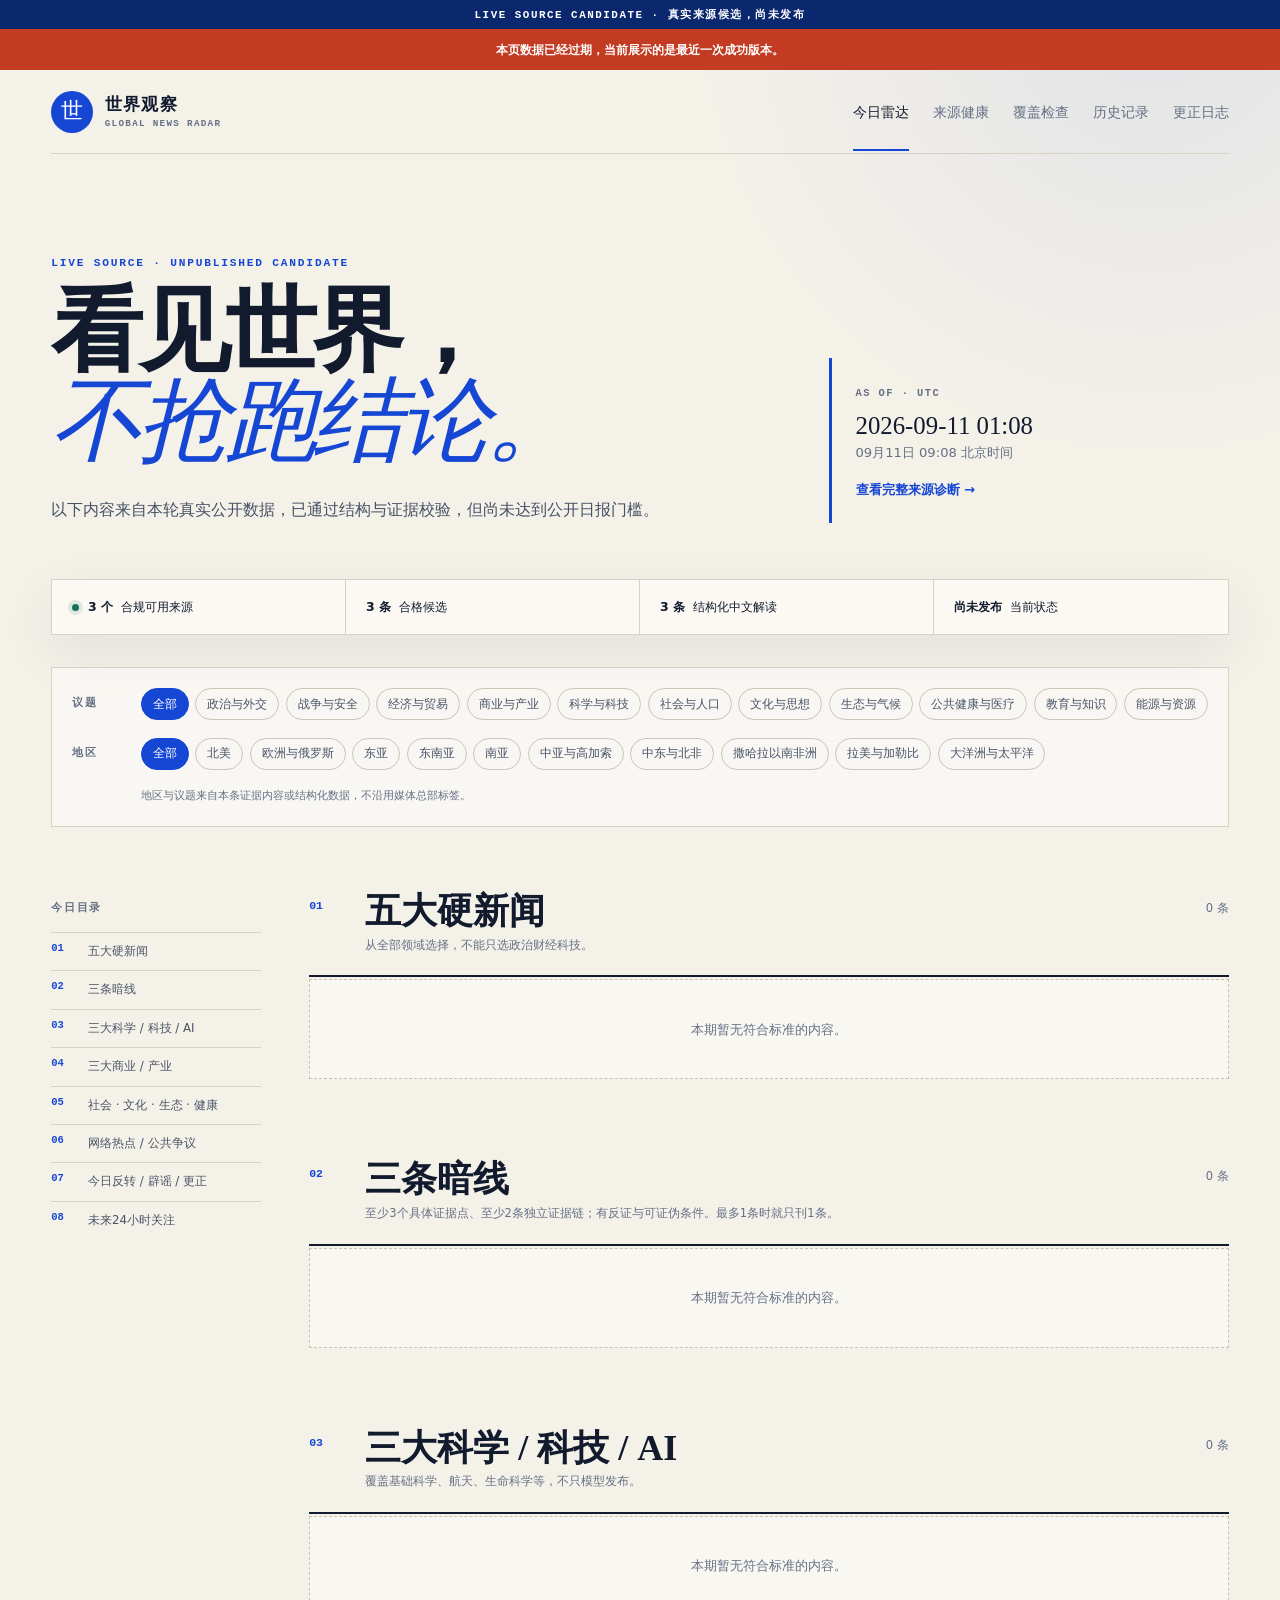
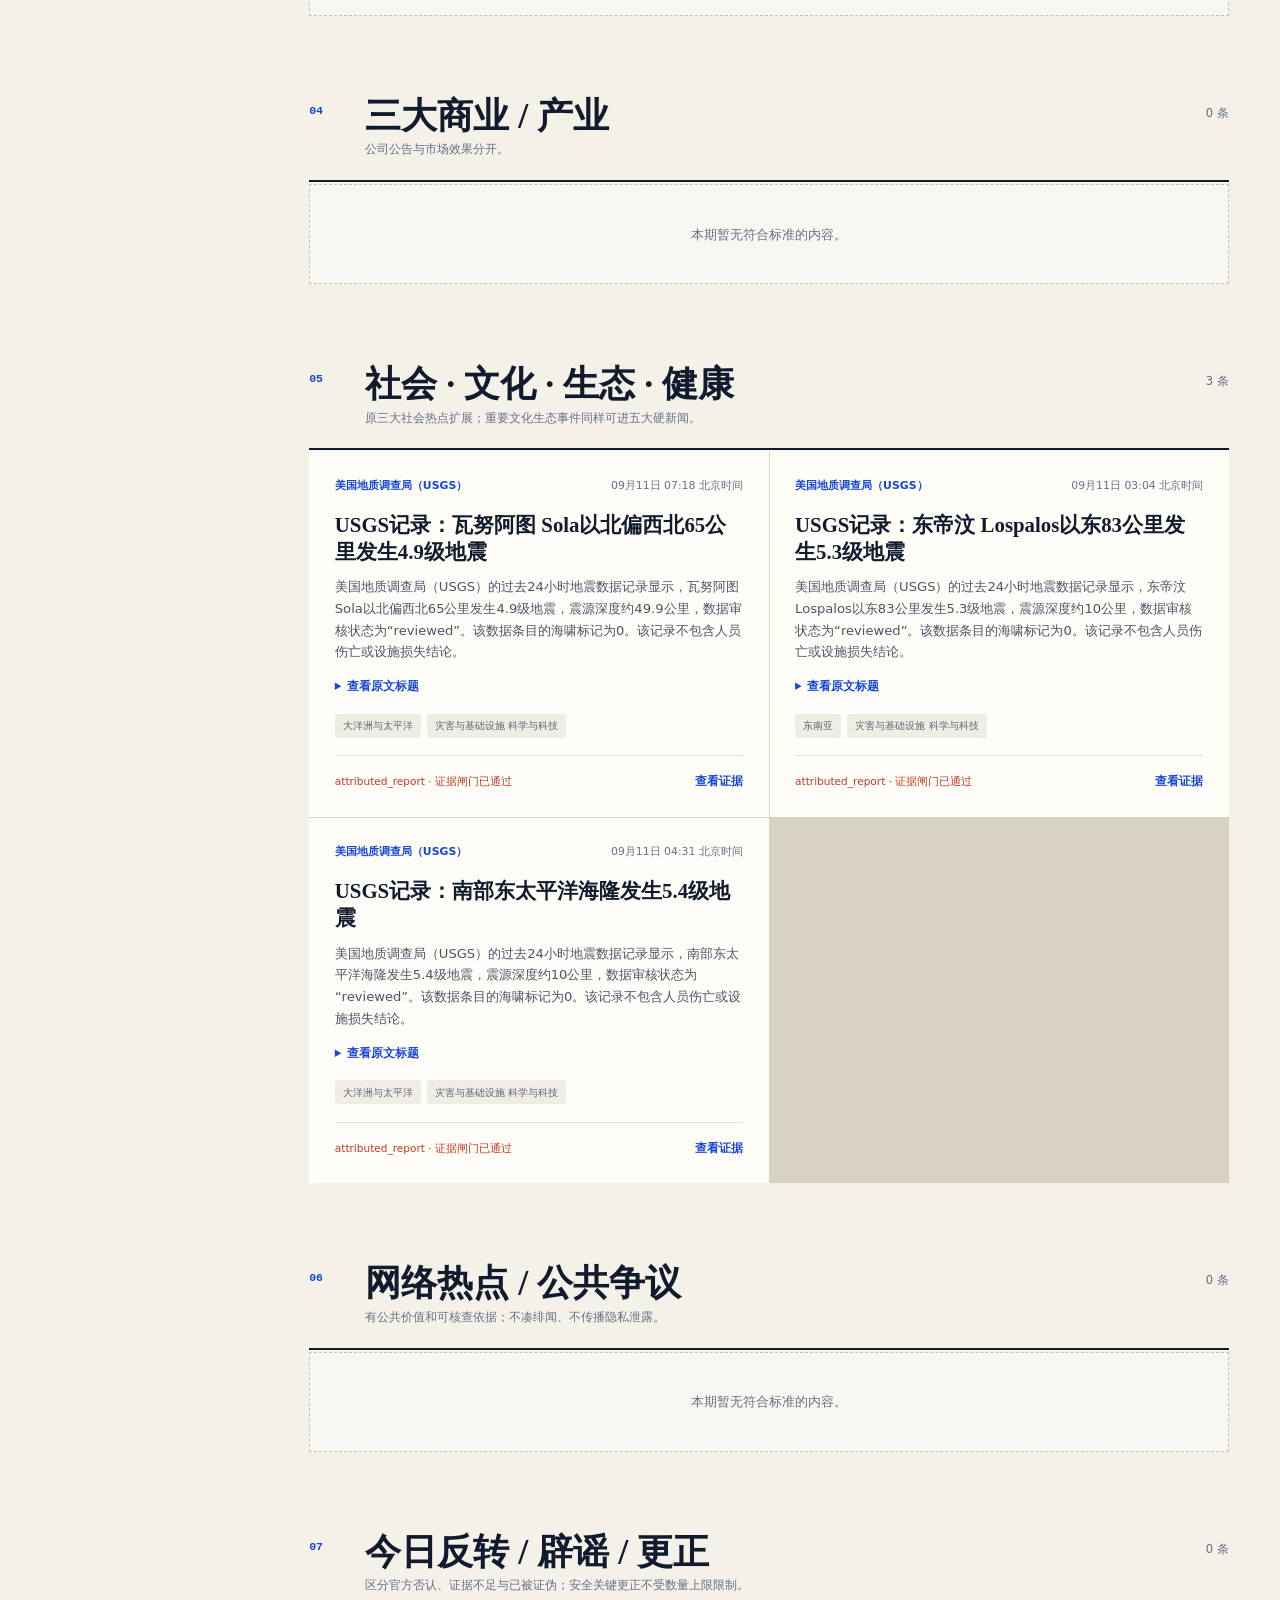
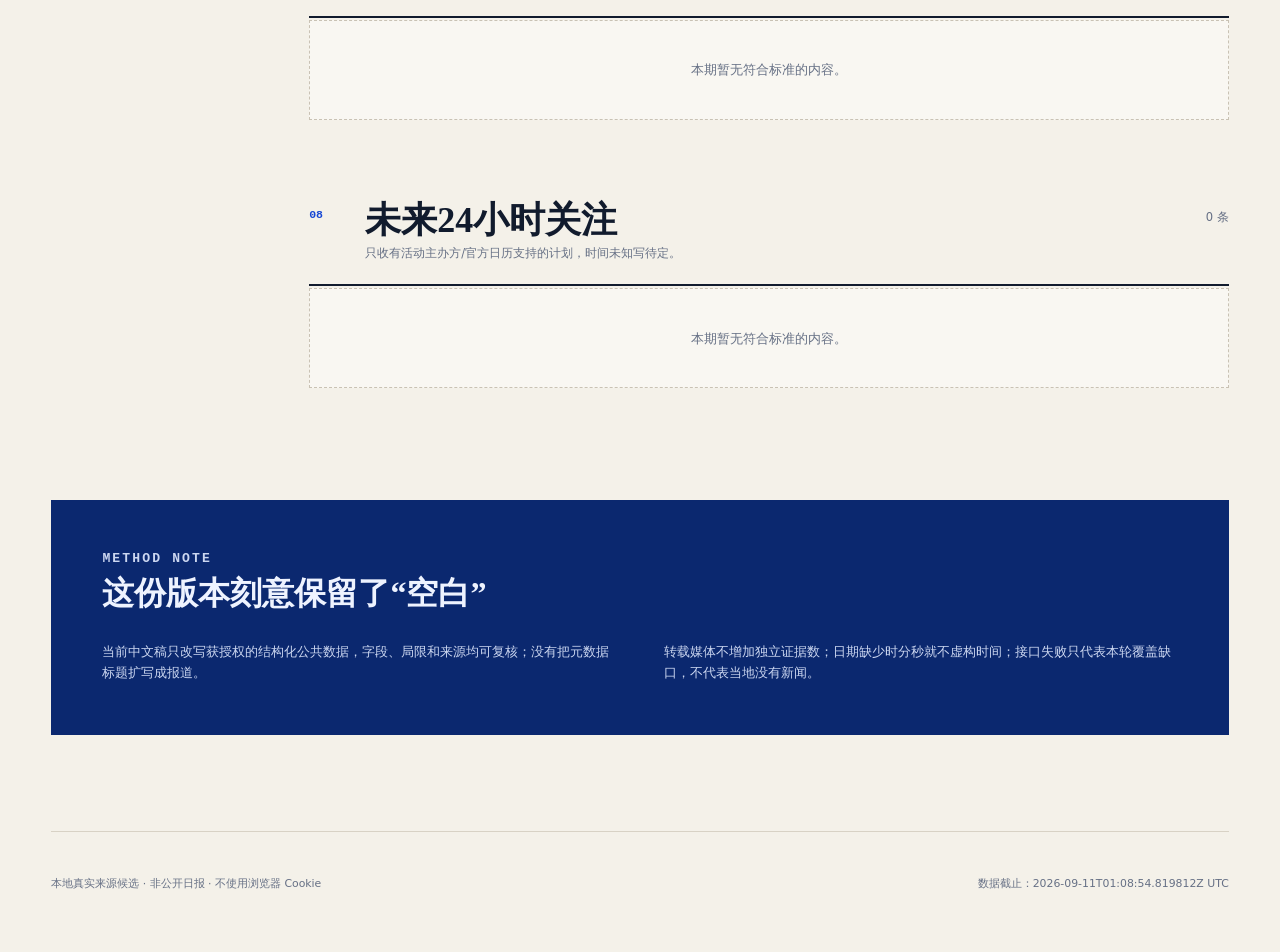
<file: site/index.html>
<!doctype html>
<html lang="zh-CN"><head><meta charset="utf-8"><meta name="viewport" content="width=device-width,initial-scale=1">
<meta name="robots" content="noindex,nofollow"><meta name="color-scheme" content="light">
<title>今日雷达 · 世界观察</title><link rel="stylesheet" href="assets/styles.css"></head>
<body><div class="preview-banner">LIVE SOURCE CANDIDATE · 真实来源候选，尚未发布</div><div id="stale-warning" class="stale-warning" hidden>本页数据已经过期，当前展示的是最近一次成功版本。</div>
<header class="site-header"><a class="brand" href="index.html"><span class="brand-mark">世</span><span><strong>世界观察</strong><small>GLOBAL NEWS RADAR</small></span></a><nav><a class="is-active" href="index.html">今日雷达</a><a class="" href="source-health.html">来源健康</a><a class="" href="coverage.html">覆盖检查</a><a class="" href="history.html">历史记录</a><a class="" href="corrections.html">更正日志</a></nav></header>
<main><section class="page-hero"><div><p class="eyebrow">LIVE SOURCE · UNPUBLISHED CANDIDATE</p><h1>看见世界，<br><em>不抢跑结论。</em></h1><p class="hero-copy">以下内容来自本轮真实公开数据，已通过结构与证据校验，但尚未达到公开日报门槛。</p></div><div class="hero-status"><span>AS OF · UTC</span><strong>2026-09-11 01:08</strong><p>09月11日 09:08 北京时间</p><a href="source-health.html">查看完整来源诊断 →</a></div></section>
    <section class="status-ribbon"><div><span class="pulse"></span><strong>3 个</strong> 合规可用来源</div><div><strong>3 条</strong> 合格候选</div><div><strong>3 条</strong> 结构化中文解读</div><div><strong>尚未发布</strong> 当前状态</div></section>
    <section class="filter-panel"><button class="filter-toggle" type="button" aria-expanded="true" aria-controls="filter-body">收起 / 展开筛选</button><div class="filter-body" id="filter-body"><div><span class="filter-label">议题</span><div class="chip-row" data-topic-filters><button type="button" class="filter-chip is-active" data-filter-topic="all">全部</button><button type="button" class="filter-chip" data-filter-topic="politics">政治与外交</button><button type="button" class="filter-chip" data-filter-topic="war">战争与安全</button><button type="button" class="filter-chip" data-filter-topic="economy">经济与贸易</button><button type="button" class="filter-chip" data-filter-topic="business">商业与产业</button><button type="button" class="filter-chip" data-filter-topic="science">科学与科技</button><button type="button" class="filter-chip" data-filter-topic="society">社会与人口</button><button type="button" class="filter-chip" data-filter-topic="culture">文化与思想</button><button type="button" class="filter-chip" data-filter-topic="climate">生态与气候</button><button type="button" class="filter-chip" data-filter-topic="health">公共健康与医疗</button><button type="button" class="filter-chip" data-filter-topic="education">教育与知识</button><button type="button" class="filter-chip" data-filter-topic="energy">能源与资源</button><button type="button" class="filter-chip" data-filter-topic="food">农业与粮食</button><button type="button" class="filter-chip" data-filter-topic="disasters">灾害与基础设施</button><button type="button" class="filter-chip" data-filter-topic="sport">体育与国际公共生活</button><button type="button" class="filter-chip" data-filter-topic="law">法律与权利</button></div></div><div><span class="filter-label">地区</span><div class="chip-row" data-region-filters><button type="button" class="filter-chip is-active" data-filter-region="all">全部</button><button type="button" class="filter-chip" data-filter-region="north_america">北美</button><button type="button" class="filter-chip" data-filter-region="europe_russia">欧洲与俄罗斯</button><button type="button" class="filter-chip" data-filter-region="east_asia">东亚</button><button type="button" class="filter-chip" data-filter-region="southeast_asia">东南亚</button><button type="button" class="filter-chip" data-filter-region="south_asia">南亚</button><button type="button" class="filter-chip" data-filter-region="central_asia_caucasus">中亚与高加索</button><button type="button" class="filter-chip" data-filter-region="mena">中东与北非</button><button type="button" class="filter-chip" data-filter-region="sub_saharan_africa">撒哈拉以南非洲</button><button type="button" class="filter-chip" data-filter-region="latin_america_caribbean">拉美与加勒比</button><button type="button" class="filter-chip" data-filter-region="oceania_pacific">大洋洲与太平洋</button></div></div><p class="filter-note">地区与议题来自本条证据内容或结构化数据，不沿用媒体总部标签。</p></div></section>
    <div class="digest-layout"><aside class="section-index"><span>今日目录</span><a href="#section-headlines"><b>01</b>五大硬新闻</a><a href="#section-under_currents"><b>02</b>三条暗线</a><a href="#section-science_technology"><b>03</b>三大科学 / 科技 / AI</a><a href="#section-business"><b>04</b>三大商业 / 产业</a><a href="#section-society_world"><b>05</b>社会 · 文化 · 生态 · 健康</a><a href="#section-controversies"><b>06</b>网络热点 / 公共争议</a><a href="#section-corrections"><b>07</b>今日反转 / 辟谣 / 更正</a><a href="#section-next24h"><b>08</b>未来24小时关注</a></aside><div class="digest-content">
        <section class="digest-section" id="section-headlines" data-section-panel="headlines">
          <header class="section-header"><span class="section-number">01</span><div><h2>五大硬新闻</h2><p>从全部领域选择，不能只选政治财经科技。</p></div><span class="section-count">0 条</span></header>
          <div class="story-grid" data-cards-for="headlines"></div><div class="empty-state">本期暂无符合标准的内容。</div>
        </section>

        <section class="digest-section" id="section-under_currents" data-section-panel="under_currents">
          <header class="section-header"><span class="section-number">02</span><div><h2>三条暗线</h2><p>至少3个具体证据点、至少2条独立证据链；有反证与可证伪条件。最多1条时就只刊1条。</p></div><span class="section-count">0 条</span></header>
          <div class="story-grid" data-cards-for="under_currents"></div><div class="empty-state">本期暂无符合标准的内容。</div>
        </section>

        <section class="digest-section" id="section-science_technology" data-section-panel="science_technology">
          <header class="section-header"><span class="section-number">03</span><div><h2>三大科学 / 科技 / AI</h2><p>覆盖基础科学、航天、生命科学等，不只模型发布。</p></div><span class="section-count">0 条</span></header>
          <div class="story-grid" data-cards-for="science_technology"></div><div class="empty-state">本期暂无符合标准的内容。</div>
        </section>

        <section class="digest-section" id="section-business" data-section-panel="business">
          <header class="section-header"><span class="section-number">04</span><div><h2>三大商业 / 产业</h2><p>公司公告与市场效果分开。</p></div><span class="section-count">0 条</span></header>
          <div class="story-grid" data-cards-for="business"></div><div class="empty-state">本期暂无符合标准的内容。</div>
        </section>

        <section class="digest-section" id="section-society_world" data-section-panel="society_world">
          <header class="section-header"><span class="section-number">05</span><div><h2>社会 · 文化 · 生态 · 健康</h2><p>原三大社会热点扩展；重要文化生态事件同样可进五大硬新闻。</p></div><span class="section-count">3 条</span></header>
          <div class="story-grid" data-cards-for="society_world"></div>
        </section>

        <section class="digest-section" id="section-controversies" data-section-panel="controversies">
          <header class="section-header"><span class="section-number">06</span><div><h2>网络热点 / 公共争议</h2><p>有公共价值和可核查依据；不凑绯闻、不传播隐私泄露。</p></div><span class="section-count">0 条</span></header>
          <div class="story-grid" data-cards-for="controversies"></div><div class="empty-state">本期暂无符合标准的内容。</div>
        </section>

        <section class="digest-section" id="section-corrections" data-section-panel="corrections">
          <header class="section-header"><span class="section-number">07</span><div><h2>今日反转 / 辟谣 / 更正</h2><p>区分官方否认、证据不足与已被证伪；安全关键更正不受数量上限限制。</p></div><span class="section-count">0 条</span></header>
          <div class="story-grid" data-cards-for="corrections"></div><div class="empty-state">本期暂无符合标准的内容。</div>
        </section>

        <section class="digest-section" id="section-next24h" data-section-panel="next24h">
          <header class="section-header"><span class="section-number">08</span><div><h2>未来24小时关注</h2><p>只收有活动主办方/官方日历支持的计划，时间未知写待定。</p></div><span class="section-count">0 条</span></header>
          <div class="story-grid" data-cards-for="next24h"></div><div class="empty-state">本期暂无符合标准的内容。</div>
        </section><template id="story-cards-template">
        <article class="story-card" data-event-id="evt_2498626c5865aefe" data-section="society_world" data-topics="disasters science" data-regions="oceania_pacific">
          <div class="card-kicker"><span>美国地质调查局（USGS）</span><time>09月11日 07:18 北京时间</time></div>
          <h3>USGS记录：瓦努阿图 Sola以北偏西北65公里发生4.9级地震</h3>
          <p>美国地质调查局（USGS）的过去24小时地震数据记录显示，瓦努阿图 Sola以北偏西北65公里发生4.9级地震，震源深度约49.9公里，数据审核状态为“reviewed”。该数据条目的海啸标记为0。该记录不包含人员伤亡或设施损失结论。</p>
          <details class="original-title"><summary>查看原文标题</summary><p>M 4.9 - 65 km NNW of Sola, Vanuatu</p></details>
          <div class="tag-row"><span>大洋洲与太平洋</span><span>灾害与基础设施 科学与科技</span></div>
          <div class="card-footer"><span class="status-dot">attributed_report · 证据闸门已通过</span><button class="evidence-button" type="button" data-open-evidence="evt_2498626c5865aefe">查看证据</button></div>
        </article>

        <article class="story-card" data-event-id="evt_347c4bb779c34f14" data-section="society_world" data-topics="disasters science" data-regions="southeast_asia">
          <div class="card-kicker"><span>美国地质调查局（USGS）</span><time>09月11日 03:04 北京时间</time></div>
          <h3>USGS记录：东帝汶 Lospalos以东83公里发生5.3级地震</h3>
          <p>美国地质调查局（USGS）的过去24小时地震数据记录显示，东帝汶 Lospalos以东83公里发生5.3级地震，震源深度约10公里，数据审核状态为“reviewed”。该数据条目的海啸标记为0。该记录不包含人员伤亡或设施损失结论。</p>
          <details class="original-title"><summary>查看原文标题</summary><p>M 5.3 - 83 km E of Lospalos, Timor Leste</p></details>
          <div class="tag-row"><span>东南亚</span><span>灾害与基础设施 科学与科技</span></div>
          <div class="card-footer"><span class="status-dot">attributed_report · 证据闸门已通过</span><button class="evidence-button" type="button" data-open-evidence="evt_347c4bb779c34f14">查看证据</button></div>
        </article>

        <article class="story-card" data-event-id="evt_6dc61e83855c31e7" data-section="society_world" data-topics="disasters science" data-regions="oceania_pacific">
          <div class="card-kicker"><span>美国地质调查局（USGS）</span><time>09月11日 04:31 北京时间</time></div>
          <h3>USGS记录：南部东太平洋海隆发生5.4级地震</h3>
          <p>美国地质调查局（USGS）的过去24小时地震数据记录显示，南部东太平洋海隆发生5.4级地震，震源深度约10公里，数据审核状态为“reviewed”。该数据条目的海啸标记为0。该记录不包含人员伤亡或设施损失结论。</p>
          <details class="original-title"><summary>查看原文标题</summary><p>M 5.4 - southern East Pacific Rise</p></details>
          <div class="tag-row"><span>大洋洲与太平洋</span><span>灾害与基础设施 科学与科技</span></div>
          <div class="card-footer"><span class="status-dot">attributed_report · 证据闸门已通过</span><button class="evidence-button" type="button" data-open-evidence="evt_6dc61e83855c31e7">查看证据</button></div>
        </article></template></div></div>
    <section class="methodology"><p class="eyebrow">METHOD NOTE</p><h2>这份版本刻意保留了“空白”</h2><div><p>当前中文稿只改写获授权的结构化公共数据，字段、局限和来源均可复核；没有把元数据标题扩写成报道。</p><p>转载媒体不增加独立证据数；日期缺少时分秒就不虚构时间；接口失败只代表本轮覆盖缺口，不代表当地没有新闻。</p></div></section>
    <dialog id="evidence-dialog"><button class="dialog-close" type="button" aria-label="关闭">×</button><div id="evidence-content"></div></dialog></main><footer><p>本地真实来源候选 · 非公开日报 · 不使用浏览器 Cookie</p><p>数据截止：2026-09-11T01:08:54.819812Z UTC</p></footer>
<script>window.NEWS_AS_OF="2026-09-11T01:08:54.819812Z";window.NEWS_STALE_HOURS=30;</script><script src="assets/app.js" defer></script></body></html>
</file>
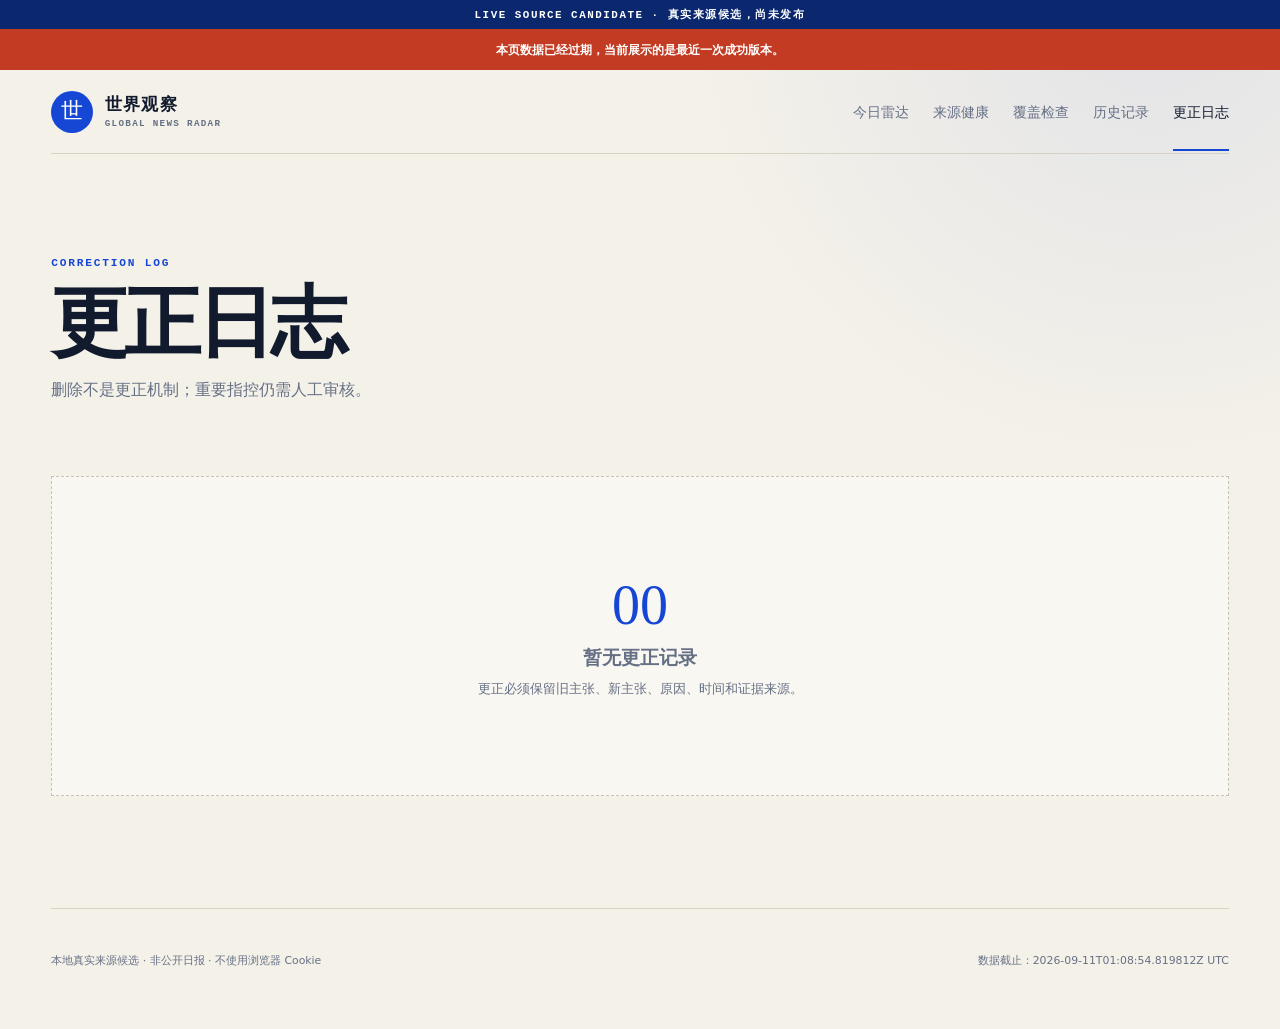
<file: site/corrections.html>
<!doctype html>
<html lang="zh-CN"><head><meta charset="utf-8"><meta name="viewport" content="width=device-width,initial-scale=1">
<meta name="robots" content="noindex,nofollow"><meta name="color-scheme" content="light">
<title>更正日志 · 世界观察</title><link rel="stylesheet" href="assets/styles.css"></head>
<body><div class="preview-banner">LIVE SOURCE CANDIDATE · 真实来源候选，尚未发布</div><div id="stale-warning" class="stale-warning" hidden>本页数据已经过期，当前展示的是最近一次成功版本。</div>
<header class="site-header"><a class="brand" href="index.html"><span class="brand-mark">世</span><span><strong>世界观察</strong><small>GLOBAL NEWS RADAR</small></span></a><nav><a class="" href="index.html">今日雷达</a><a class="" href="source-health.html">来源健康</a><a class="" href="coverage.html">覆盖检查</a><a class="" href="history.html">历史记录</a><a class="is-active" href="corrections.html">更正日志</a></nav></header>
<main><section class="page-hero compact"><p class="eyebrow">CORRECTION LOG</p><h1>更正日志</h1><p>删除不是更正机制；重要指控仍需人工审核。</p></section><section class="archive-list"><section class="empty-page"><span>00</span><h2>暂无更正记录</h2><p>更正必须保留旧主张、新主张、原因、时间和证据来源。</p></section></section></main><footer><p>本地真实来源候选 · 非公开日报 · 不使用浏览器 Cookie</p><p>数据截止：2026-09-11T01:08:54.819812Z UTC</p></footer>
<script>window.NEWS_AS_OF="2026-09-11T01:08:54.819812Z";window.NEWS_STALE_HOURS=30;</script><script src="assets/app.js" defer></script></body></html>
</file>
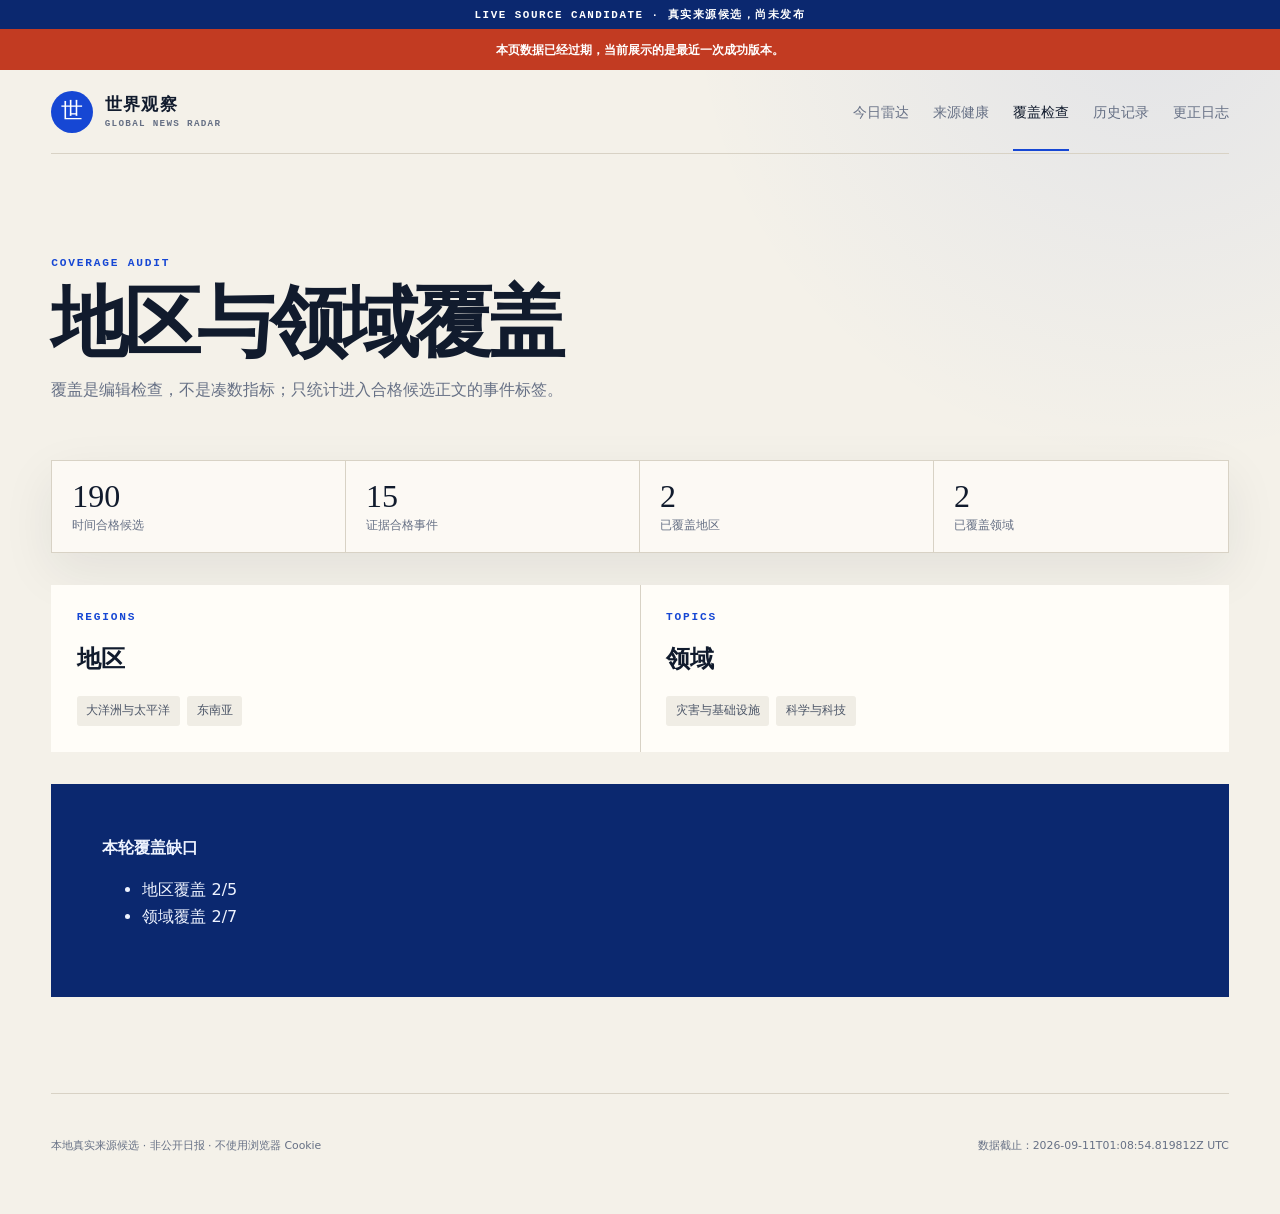
<file: site/coverage.html>
<!doctype html>
<html lang="zh-CN"><head><meta charset="utf-8"><meta name="viewport" content="width=device-width,initial-scale=1">
<meta name="robots" content="noindex,nofollow"><meta name="color-scheme" content="light">
<title>覆盖检查 · 世界观察</title><link rel="stylesheet" href="assets/styles.css"></head>
<body><div class="preview-banner">LIVE SOURCE CANDIDATE · 真实来源候选，尚未发布</div><div id="stale-warning" class="stale-warning" hidden>本页数据已经过期，当前展示的是最近一次成功版本。</div>
<header class="site-header"><a class="brand" href="index.html"><span class="brand-mark">世</span><span><strong>世界观察</strong><small>GLOBAL NEWS RADAR</small></span></a><nav><a class="" href="index.html">今日雷达</a><a class="" href="source-health.html">来源健康</a><a class="is-active" href="coverage.html">覆盖检查</a><a class="" href="history.html">历史记录</a><a class="" href="corrections.html">更正日志</a></nav></header>
<main><section class="page-hero compact"><p class="eyebrow">COVERAGE AUDIT</p><h1>地区与领域覆盖</h1><p>覆盖是编辑检查，不是凑数指标；只统计进入合格候选正文的事件标签。</p></section>
    <section class="metric-strip"><div><strong>190</strong><span>时间合格候选</span></div><div><strong>15</strong><span>证据合格事件</span></div><div><strong>2</strong><span>已覆盖地区</span></div><div><strong>2</strong><span>已覆盖领域</span></div></section>
    <section class="coverage-grid"><article><p class="eyebrow">REGIONS</p><h2>地区</h2><div class="coverage-tags"><span>大洋洲与太平洋</span><span>东南亚</span></div></article><article><p class="eyebrow">TOPICS</p><h2>领域</h2><div class="coverage-tags"><span>灾害与基础设施</span><span>科学与科技</span></div></article></section>
    <section class="method-note"><strong>本轮覆盖缺口</strong><ul><li>地区覆盖 2/5</li><li>领域覆盖 2/7</li></ul></section></main><footer><p>本地真实来源候选 · 非公开日报 · 不使用浏览器 Cookie</p><p>数据截止：2026-09-11T01:08:54.819812Z UTC</p></footer>
<script>window.NEWS_AS_OF="2026-09-11T01:08:54.819812Z";window.NEWS_STALE_HOURS=30;</script><script src="assets/app.js" defer></script></body></html>
</file>
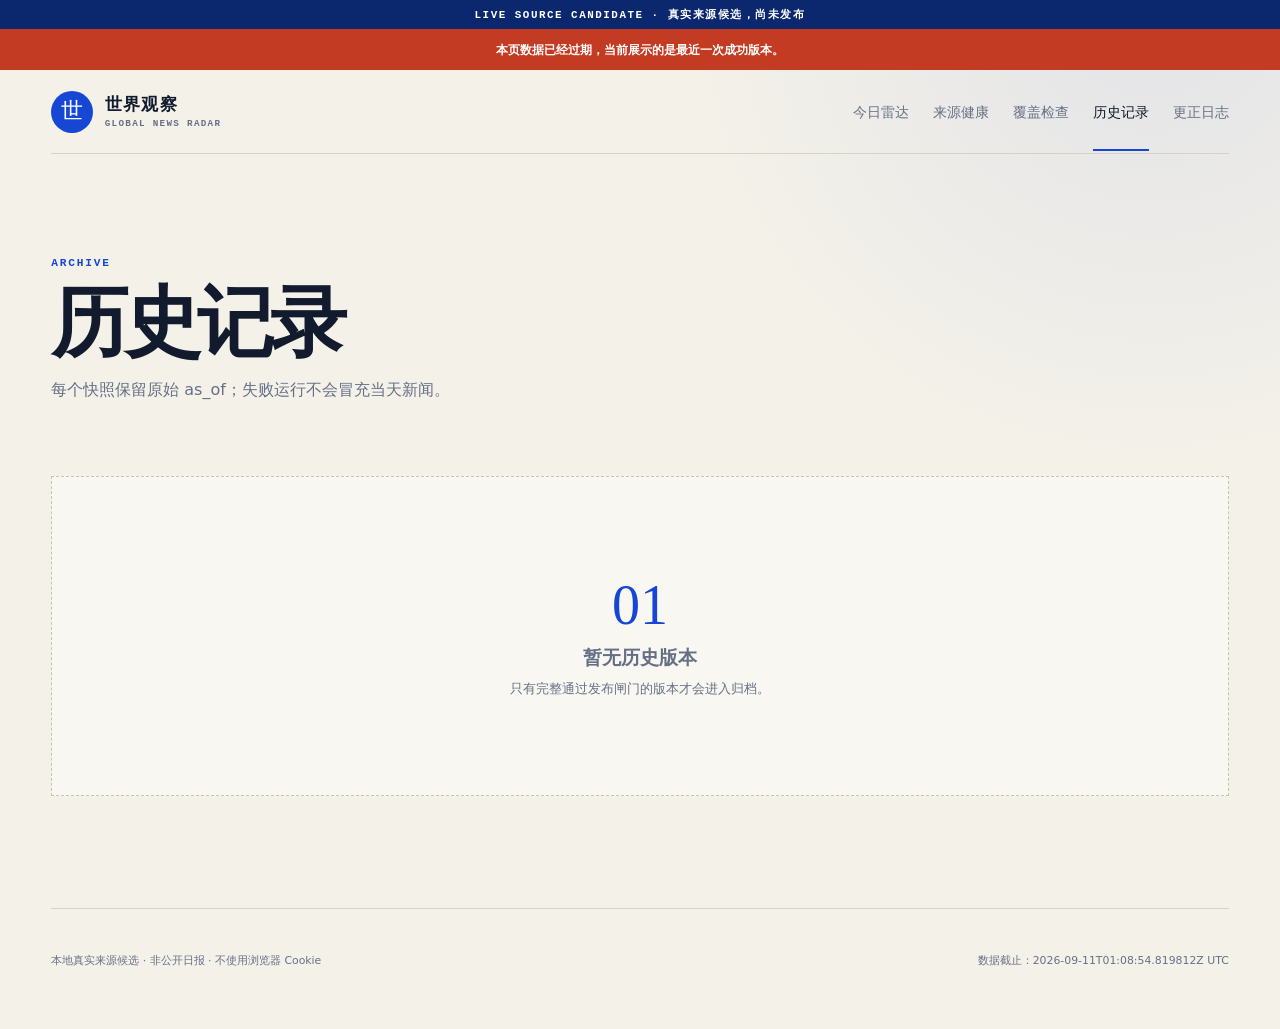
<file: site/history.html>
<!doctype html>
<html lang="zh-CN"><head><meta charset="utf-8"><meta name="viewport" content="width=device-width,initial-scale=1">
<meta name="robots" content="noindex,nofollow"><meta name="color-scheme" content="light">
<title>历史记录 · 世界观察</title><link rel="stylesheet" href="assets/styles.css"></head>
<body><div class="preview-banner">LIVE SOURCE CANDIDATE · 真实来源候选，尚未发布</div><div id="stale-warning" class="stale-warning" hidden>本页数据已经过期，当前展示的是最近一次成功版本。</div>
<header class="site-header"><a class="brand" href="index.html"><span class="brand-mark">世</span><span><strong>世界观察</strong><small>GLOBAL NEWS RADAR</small></span></a><nav><a class="" href="index.html">今日雷达</a><a class="" href="source-health.html">来源健康</a><a class="" href="coverage.html">覆盖检查</a><a class="is-active" href="history.html">历史记录</a><a class="" href="corrections.html">更正日志</a></nav></header>
<main><section class="page-hero compact"><p class="eyebrow">ARCHIVE</p><h1>历史记录</h1><p>每个快照保留原始 as_of；失败运行不会冒充当天新闻。</p></section><section class="archive-list"><section class="empty-page"><span>01</span><h2>暂无历史版本</h2><p>只有完整通过发布闸门的版本才会进入归档。</p></section></section></main><footer><p>本地真实来源候选 · 非公开日报 · 不使用浏览器 Cookie</p><p>数据截止：2026-09-11T01:08:54.819812Z UTC</p></footer>
<script>window.NEWS_AS_OF="2026-09-11T01:08:54.819812Z";window.NEWS_STALE_HOURS=30;</script><script src="assets/app.js" defer></script></body></html>
</file>
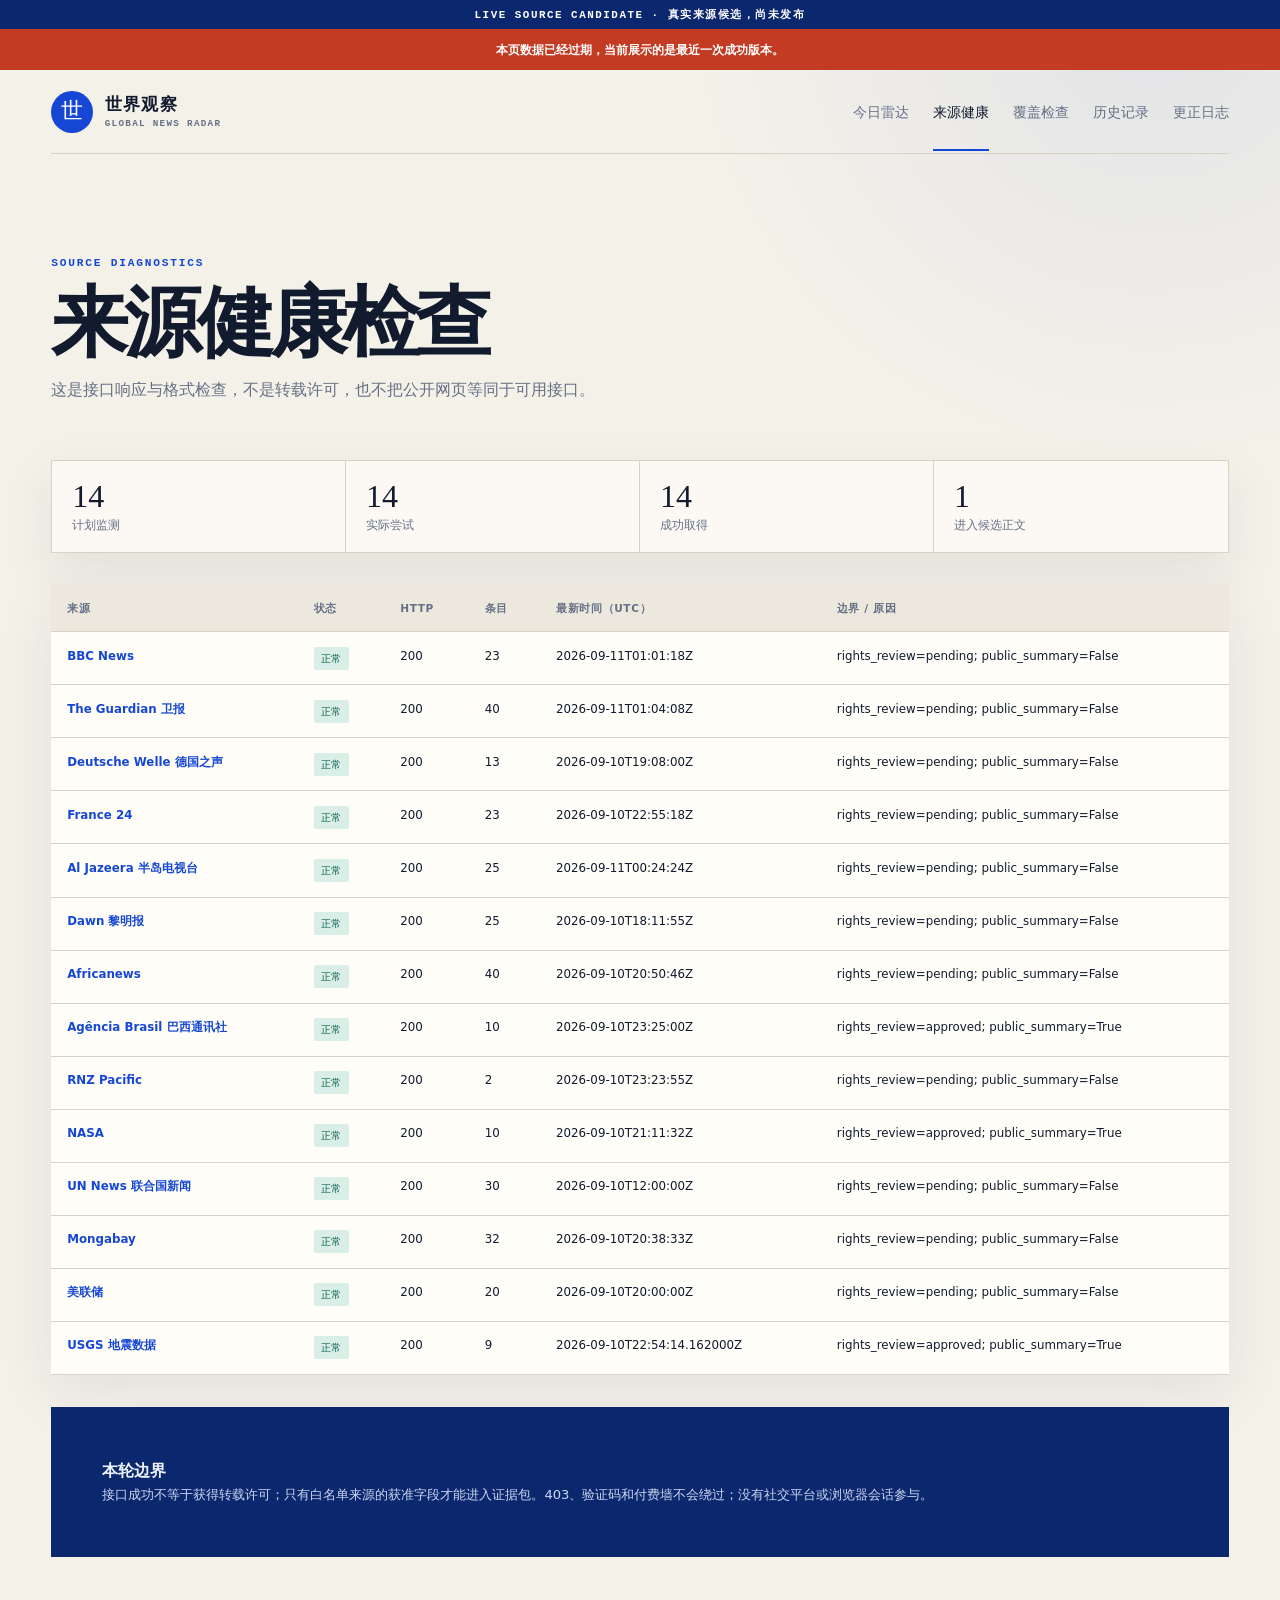
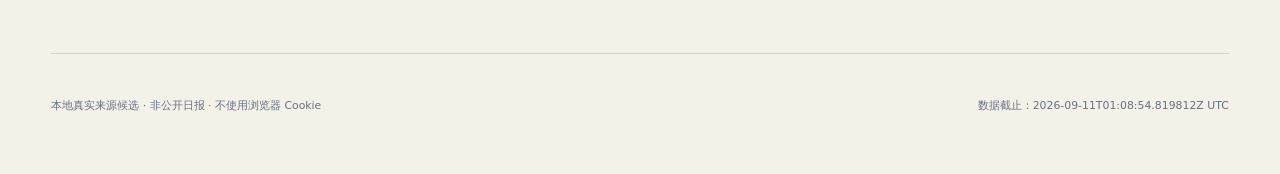
<file: site/source-health.html>
<!doctype html>
<html lang="zh-CN"><head><meta charset="utf-8"><meta name="viewport" content="width=device-width,initial-scale=1">
<meta name="robots" content="noindex,nofollow"><meta name="color-scheme" content="light">
<title>来源健康 · 世界观察</title><link rel="stylesheet" href="assets/styles.css"></head>
<body><div class="preview-banner">LIVE SOURCE CANDIDATE · 真实来源候选，尚未发布</div><div id="stale-warning" class="stale-warning" hidden>本页数据已经过期，当前展示的是最近一次成功版本。</div>
<header class="site-header"><a class="brand" href="index.html"><span class="brand-mark">世</span><span><strong>世界观察</strong><small>GLOBAL NEWS RADAR</small></span></a><nav><a class="" href="index.html">今日雷达</a><a class="is-active" href="source-health.html">来源健康</a><a class="" href="coverage.html">覆盖检查</a><a class="" href="history.html">历史记录</a><a class="" href="corrections.html">更正日志</a></nav></header>
<main><section class="page-hero compact"><p class="eyebrow">SOURCE DIAGNOSTICS</p><h1>来源健康检查</h1><p>这是接口响应与格式检查，不是转载许可，也不把公开网页等同于可用接口。</p></section>
    <section class="metric-strip"><div><strong>14</strong><span>计划监测</span></div><div><strong>14</strong><span>实际尝试</span></div><div><strong>14</strong><span>成功取得</span></div><div><strong>1</strong><span>进入候选正文</span></div></section>
    <section class="table-panel"><div class="table-scroll"><table><thead><tr><th>来源</th><th>状态</th><th>HTTP</th><th>条目</th><th>最新时间（UTC）</th><th>边界 / 原因</th></tr></thead><tbody><tr><td><a href="https://feeds.bbci.co.uk/news/world/rss.xml" target="_blank" rel="noopener noreferrer">BBC News</a></td><td><span class="health health-ok">正常</span></td><td>200</td><td>23</td><td>2026-09-11T01:01:18Z</td><td>rights_review=pending; public_summary=False</td></tr><tr><td><a href="https://www.theguardian.com/world/rss" target="_blank" rel="noopener noreferrer">The Guardian 卫报</a></td><td><span class="health health-ok">正常</span></td><td>200</td><td>40</td><td>2026-09-11T01:04:08Z</td><td>rights_review=pending; public_summary=False</td></tr><tr><td><a href="https://rss.dw.com/rdf/rss-en-world" target="_blank" rel="noopener noreferrer">Deutsche Welle 德国之声</a></td><td><span class="health health-ok">正常</span></td><td>200</td><td>13</td><td>2026-09-10T19:08:00Z</td><td>rights_review=pending; public_summary=False</td></tr><tr><td><a href="https://www.france24.com/en/rss" target="_blank" rel="noopener noreferrer">France 24</a></td><td><span class="health health-ok">正常</span></td><td>200</td><td>23</td><td>2026-09-10T22:55:18Z</td><td>rights_review=pending; public_summary=False</td></tr><tr><td><a href="https://www.aljazeera.com/xml/rss/all.xml" target="_blank" rel="noopener noreferrer">Al Jazeera 半岛电视台</a></td><td><span class="health health-ok">正常</span></td><td>200</td><td>25</td><td>2026-09-11T00:24:24Z</td><td>rights_review=pending; public_summary=False</td></tr><tr><td><a href="https://www.dawn.com/feeds/home" target="_blank" rel="noopener noreferrer">Dawn 黎明报</a></td><td><span class="health health-ok">正常</span></td><td>200</td><td>25</td><td>2026-09-10T18:11:55Z</td><td>rights_review=pending; public_summary=False</td></tr><tr><td><a href="https://www.africanews.com/feed/" target="_blank" rel="noopener noreferrer">Africanews</a></td><td><span class="health health-ok">正常</span></td><td>200</td><td>40</td><td>2026-09-10T20:50:46Z</td><td>rights_review=pending; public_summary=False</td></tr><tr><td><a href="https://agenciabrasil.ebc.com.br/rss/ultimasnoticias/feed.xml" target="_blank" rel="noopener noreferrer">Agência Brasil 巴西通讯社</a></td><td><span class="health health-ok">正常</span></td><td>200</td><td>10</td><td>2026-09-10T23:25:00Z</td><td>rights_review=approved; public_summary=True</td></tr><tr><td><a href="https://www.rnz.co.nz/rss/world.xml" target="_blank" rel="noopener noreferrer">RNZ Pacific</a></td><td><span class="health health-ok">正常</span></td><td>200</td><td>2</td><td>2026-09-10T23:23:55Z</td><td>rights_review=pending; public_summary=False</td></tr><tr><td><a href="https://www.nasa.gov/news-release/feed/" target="_blank" rel="noopener noreferrer">NASA</a></td><td><span class="health health-ok">正常</span></td><td>200</td><td>10</td><td>2026-09-10T21:11:32Z</td><td>rights_review=approved; public_summary=True</td></tr><tr><td><a href="https://news.un.org/feed/subscribe/en/news/all/rss.xml" target="_blank" rel="noopener noreferrer">UN News 联合国新闻</a></td><td><span class="health health-ok">正常</span></td><td>200</td><td>30</td><td>2026-09-10T12:00:00Z</td><td>rights_review=pending; public_summary=False</td></tr><tr><td><a href="https://news.mongabay.com/feed/" target="_blank" rel="noopener noreferrer">Mongabay</a></td><td><span class="health health-ok">正常</span></td><td>200</td><td>32</td><td>2026-09-10T20:38:33Z</td><td>rights_review=pending; public_summary=False</td></tr><tr><td><a href="https://www.federalreserve.gov/feeds/press_all.xml" target="_blank" rel="noopener noreferrer">美联储</a></td><td><span class="health health-ok">正常</span></td><td>200</td><td>20</td><td>2026-09-10T20:00:00Z</td><td>rights_review=pending; public_summary=False</td></tr><tr><td><a href="https://earthquake.usgs.gov/earthquakes/feed/v1.0/summary/4.5_day.geojson" target="_blank" rel="noopener noreferrer">USGS 地震数据</a></td><td><span class="health health-ok">正常</span></td><td>200</td><td>9</td><td>2026-09-10T22:54:14.162000Z</td><td>rights_review=approved; public_summary=True</td></tr></tbody></table></div></section>
    <aside class="method-note"><strong>本轮边界</strong><p>接口成功不等于获得转载许可；只有白名单来源的获准字段才能进入证据包。403、验证码和付费墙不会绕过；没有社交平台或浏览器会话参与。</p></aside></main><footer><p>本地真实来源候选 · 非公开日报 · 不使用浏览器 Cookie</p><p>数据截止：2026-09-11T01:08:54.819812Z UTC</p></footer>
<script>window.NEWS_AS_OF="2026-09-11T01:08:54.819812Z";window.NEWS_STALE_HOURS=30;</script><script src="assets/app.js" defer></script></body></html>
</file>
<file: site/assets/styles.css>
:root {
  --ink: #111b2d;
  --muted: #667085;
  --paper: #f4f1e9;
  --surface: #fffdf8;
  --line: #d8d2c5;
  --blue: #1647d4;
  --blue-dark: #0b286f;
  --red: #c23b22;
  --green: #16715b;
  --shadow: 0 18px 52px rgba(26, 35, 55, .08);
}

* { box-sizing: border-box; }
html { scroll-behavior: smooth; }
body {
  margin: 0;
  color: var(--ink);
  background:
    radial-gradient(circle at 90% 0%, rgba(22, 71, 212, .08), transparent 29rem),
    var(--paper);
  font-family: "Noto Sans SC", "Microsoft YaHei", system-ui, sans-serif;
  line-height: 1.65;
}
a { color: inherit; }
button { font: inherit; }
a:focus-visible, button:focus-visible, summary:focus-visible {
  outline: 3px solid rgba(22, 71, 212, .38);
  outline-offset: 3px;
}
.preview-banner {
  padding: .48rem 4vw;
  color: #fff;
  background: var(--blue-dark);
  font: 700 .68rem/1.3 ui-monospace, "Cascadia Mono", monospace;
  letter-spacing: .14em;
  text-align: center;
}
.stale-warning {
  padding: .65rem 4vw;
  color: #fff;
  background: var(--red);
  text-align: center;
  font-size: .76rem;
  font-weight: 800;
}
.site-header {
  width: min(1180px, 92vw);
  min-height: 84px;
  margin: auto;
  display: flex;
  align-items: center;
  justify-content: space-between;
  border-bottom: 1px solid var(--line);
}
.brand { display: flex; align-items: center; gap: .72rem; color: inherit; text-decoration: none; }
.brand-mark {
  display: grid; place-items: center; width: 42px; height: 42px;
  color: #fff; background: var(--blue); border-radius: 50%;
  font-family: Georgia, "Noto Serif SC", serif; font-size: 1.35rem;
}
.brand strong { display: block; font: 700 1.08rem/1.2 Georgia, "Noto Serif SC", serif; letter-spacing: .08em; }
.brand small { display: block; margin-top: .2rem; color: var(--muted); font: 700 .58rem/1 ui-monospace, monospace; letter-spacing: .14em; }
nav { display: flex; gap: 1.5rem; }
nav a { padding: 1.8rem 0 1.55rem; color: var(--muted); text-decoration: none; font-size: .86rem; border-bottom: 2px solid transparent; }
nav a:hover, nav a.is-active { color: var(--ink); border-color: var(--blue); }
main { width: min(1180px, 92vw); margin: auto; }
.page-hero { display: grid; grid-template-columns: 1.4fr .8fr; gap: 6vw; align-items: end; padding: clamp(4rem, 8vw, 7.5rem) 0 3.5rem; }
.page-hero.compact { display: block; max-width: 800px; padding-bottom: 2.5rem; }
.eyebrow { margin: 0 0 1rem; color: var(--blue); font: 800 .7rem/1.2 ui-monospace, "Cascadia Mono", monospace; letter-spacing: .16em; }
h1, h2, h3 { font-family: Georgia, "Noto Serif SC", "Songti SC", serif; }
h1 { max-width: 820px; margin: 0; font-size: clamp(3rem, 7.2vw, 6.5rem); line-height: .98; letter-spacing: -.055em; }
h1, .brand strong { overflow-wrap: anywhere; }
h1 em { color: var(--blue); font-weight: 400; }
.page-hero.compact h1 { font-size: clamp(2.7rem, 6vw, 5rem); }
.page-hero.compact > p:last-child { max-width: 680px; color: var(--muted); }
.hero-copy { max-width: 650px; margin: 1.8rem 0 0; color: #465165; font-size: 1.03rem; }
.hero-status { padding: 1.25rem 0 1.25rem 1.5rem; border-left: 3px solid var(--blue); }
.hero-status span { color: var(--muted); font: 700 .65rem ui-monospace, monospace; letter-spacing: .14em; }
.hero-status strong { display: block; margin: .45rem 0 .15rem; font: 500 1.55rem Georgia, serif; }
.hero-status p { margin: 0 0 .8rem; color: var(--muted); font-size: .82rem; }
.hero-status a { color: var(--blue); font-weight: 700; font-size: .82rem; text-decoration: none; }
.status-ribbon, .metric-strip { display: grid; grid-template-columns: repeat(4, 1fr); border: 1px solid var(--line); background: rgba(255, 253, 248, .75); box-shadow: var(--shadow); }
.status-ribbon > div, .metric-strip > div { padding: 1.05rem 1.25rem; border-right: 1px solid var(--line); font-size: .78rem; }
.status-ribbon > div:last-child, .metric-strip > div:last-child { border: 0; }
.status-ribbon strong { margin-right: .25rem; }
.pulse { display: inline-block; width: 7px; height: 7px; margin-right: .55rem; border-radius: 50%; background: var(--green); box-shadow: 0 0 0 4px rgba(22,113,91,.13); }
.metric-strip { margin-bottom: 2rem; }
.metric-strip strong { display: block; font: 500 2rem Georgia, serif; }
.metric-strip span { color: var(--muted); font-size: .75rem; }
.filter-panel { margin: 2rem 0 4rem; padding: 1.25rem; border: 1px solid var(--line); background: rgba(255,255,255,.43); }
.filter-body > div { display: grid; grid-template-columns: 3.3rem 1fr; gap: 1rem; margin-bottom: .85rem; }
.filter-toggle { display: none; }
.filter-label { padding-top: .37rem; color: var(--muted); font-size: .7rem; font-weight: 800; letter-spacing: .12em; }
.chip-row { display: flex; gap: .42rem; overflow-x: auto; padding-bottom: .25rem; scrollbar-width: thin; }
.filter-chip { flex: 0 0 auto; padding: .35rem .68rem; color: #485467; background: transparent; border: 1px solid #cbc5b8; border-radius: 99px; cursor: pointer; font-size: .72rem; }
.filter-chip:hover, .filter-chip.is-active { color: #fff; background: var(--blue); border-color: var(--blue); }
.filter-note { margin: .2rem 0 0 4.3rem; color: var(--muted); font-size: .7rem; }
.digest-layout { display: grid; grid-template-columns: 210px 1fr; gap: 3rem; align-items: start; }
.section-index { position: sticky; top: 1.5rem; padding-top: .5rem; }
.section-index > span { display: block; margin-bottom: .9rem; color: var(--muted); font-size: .7rem; font-weight: 800; letter-spacing: .15em; }
.section-index a { display: grid; grid-template-columns: 1.8rem 1fr; gap: .5rem; padding: .56rem 0; color: #4b5567; text-decoration: none; font-size: .74rem; border-top: 1px solid var(--line); }
.section-index b { color: var(--blue); font: 700 .66rem ui-monospace, monospace; }
.digest-section { scroll-margin-top: 1.5rem; margin-bottom: 5rem; }
.section-header { display: grid; grid-template-columns: 2.5rem 1fr auto; gap: 1rem; align-items: start; padding: 0 0 1.3rem; border-bottom: 2px solid var(--ink); }
.section-number { color: var(--blue); font: 800 .72rem ui-monospace, monospace; padding-top: .5rem; }
.section-header h2 { margin: 0 0 .2rem; font-size: clamp(1.55rem, 3vw, 2.25rem); line-height: 1.15; }
.section-header p { max-width: 650px; margin: 0; color: var(--muted); font-size: .72rem; }
.section-count { color: var(--muted); font-size: .72rem; padding-top: .5rem; }
.story-grid { display: grid; grid-template-columns: repeat(2, minmax(0, 1fr)); gap: 1px; margin-top: 1px; background: var(--line); }
.story-card { min-width: 0; padding: 1.6rem; background: var(--surface); }
.story-card.is-filtered { display: none; }
.card-kicker { display: flex; justify-content: space-between; gap: 1rem; color: var(--blue); font-size: .68rem; font-weight: 800; }
.card-kicker time { color: var(--muted); font-weight: 500; text-align: right; }
.story-card h3 { margin: 1rem 0 .7rem; font-size: 1.3rem; line-height: 1.3; overflow-wrap: anywhere; }
.story-card p { margin: 0; color: #4b5567; font-size: .82rem; }
.original-title { margin-top: .9rem; color: var(--muted); font-size: .72rem; }
.original-title summary { color: var(--blue); cursor: pointer; font-weight: 700; }
.original-title p { margin-top: .35rem; overflow-wrap: anywhere; }
.tag-row { display: flex; flex-wrap: wrap; gap: .4rem; margin: 1.1rem 0; }
.tag-row span { padding: .22rem .5rem; color: #5d6574; background: #f0ede5; border-radius: 3px; font-size: .64rem; }
.card-footer { display: flex; align-items: center; justify-content: space-between; gap: 1rem; padding-top: 1rem; border-top: 1px solid #e7e2d7; }
.status-dot { color: var(--red); font-size: .66rem; }
.evidence-button { padding: 0; color: var(--blue); background: transparent; border: 0; cursor: pointer; font-size: .72rem; font-weight: 800; }
.empty-state, .empty-page { margin-top: 1px; padding: 2.4rem; color: var(--muted); background: rgba(255,255,255,.4); border: 1px dashed #c9c2b4; font-size: .8rem; text-align: center; }
.empty-page { margin: 1rem 0 7rem; padding: 6rem 2rem; }
.empty-page span { color: var(--blue); font: 500 3.5rem Georgia, serif; }
.empty-page h2 { margin: .3rem 0; }
.empty-page p { margin: 0; }
.archive-list { margin-bottom: 6rem; }
.coverage-grid { display: grid; grid-template-columns: 1fr 1fr; gap: 1px; margin-bottom: 2rem; background: var(--line); }
.coverage-grid article { min-width: 0; padding: 1.6rem; background: var(--surface); }
.coverage-grid h2 { margin: 0 0 1rem; }
.coverage-tags { display: flex; flex-wrap: wrap; gap: .45rem; }
.coverage-tags span { padding: .35rem .6rem; color: #4b5567; background: #f0ede5; border-radius: 3px; font-size: .72rem; }
.archive-row { display: grid; grid-template-columns: 1fr 6rem 2fr; gap: 1rem; padding: 1rem 1.2rem; background: var(--surface); border-bottom: 1px solid var(--line); font-size: .76rem; }
.archive-row time, .archive-row span { color: var(--muted); }
.methodology, .method-note { margin: 2rem 0 6rem; padding: clamp(1.8rem, 4vw, 3.2rem); color: #eef3ff; background: var(--blue-dark); }
.methodology h2 { margin: 0 0 1.3rem; font-size: 2rem; }
.methodology > div { display: grid; grid-template-columns: 1fr 1fr; gap: 3rem; }
.methodology p, .method-note p { margin: 0; color: #cbd6f0; font-size: .82rem; }
.table-panel { margin-bottom: 2rem; background: var(--surface); box-shadow: var(--shadow); }
.table-scroll { overflow: auto; }
table { width: 100%; min-width: 940px; border-collapse: collapse; font-size: .74rem; }
th, td { padding: .9rem 1rem; border-bottom: 1px solid var(--line); text-align: left; vertical-align: top; }
th { color: var(--muted); background: #ece8de; font-size: .66rem; letter-spacing: .06em; }
td a { color: var(--blue); font-weight: 700; text-decoration: none; }
.health { display: inline-block; padding: .2rem .48rem; border-radius: 2px; font-size: .64rem; background: #ece8de; }
.health-ok { color: #0a5e49; background: #d9eee7; }
.health-empty, .health-partial { color: #7d5411; background: #f4e8c9; }
.health-stale, .health-permission_required, .health-not_configured { color: #833b28; background: #f4ddd6; }
.data-error { margin: 1rem 0; padding: .8rem 1rem; color: #833b28; background: #f4ddd6; border-left: 3px solid var(--red); font-size: .76rem; }
dialog { width: min(640px, 92vw); padding: 0; color: var(--ink); background: var(--surface); border: 0; box-shadow: 0 25px 100px rgba(5,14,37,.3); }
dialog::backdrop { background: rgba(11, 20, 41, .62); backdrop-filter: blur(4px); }
.dialog-close { position: absolute; top: .8rem; right: 1rem; color: var(--muted); background: none; border: 0; cursor: pointer; font-size: 1.8rem; }
#evidence-content { padding: 2.5rem; }
#evidence-content h2 { padding-right: 2rem; line-height: 1.25; }
#evidence-content h4 { margin: 1.5rem 0 .4rem; color: var(--blue); font-size: .72rem; letter-spacing: .08em; }
#evidence-content p, #evidence-content li { color: #4b5567; font-size: .82rem; }
#evidence-content a { color: var(--blue); overflow-wrap: anywhere; }
footer { width: min(1180px, 92vw); margin: 0 auto; padding: 2rem 0 3rem; display: flex; justify-content: space-between; gap: 2rem; color: var(--muted); border-top: 1px solid var(--line); font-size: .68rem; }

@media (max-width: 820px) {
  .site-header { align-items: flex-start; padding: 1rem 0; }
  nav { gap: .75rem; overflow-x: auto; }
  nav a { flex: 0 0 auto; padding: .8rem 0; font-size: .72rem; }
  .brand small { display: none; }
  .page-hero { grid-template-columns: 1fr; gap: 2.2rem; }
  .status-ribbon, .metric-strip { grid-template-columns: 1fr 1fr; }
  .status-ribbon > div:nth-child(2), .metric-strip > div:nth-child(2) { border-right: 0; }
  .digest-layout { grid-template-columns: 1fr; }
  .section-index { position: static; display: none; }
  .story-grid { grid-template-columns: 1fr; }
  .methodology > div { grid-template-columns: 1fr; gap: 1rem; }
  .coverage-grid { grid-template-columns: 1fr; }
}

@media (max-width: 520px) {
  .site-header { display: block; }
  nav { margin-top: .7rem; }
  h1 { font-size: 3.1rem; }
  .filter-toggle { display: block; width: 100%; margin-bottom: .9rem; padding: .55rem .7rem; color: var(--blue); background: transparent; border: 1px solid var(--blue); cursor: pointer; font-size: .75rem; font-weight: 800; }
  .filter-body.is-collapsed { display: none; }
  .filter-body > div { display: block; }
  .chip-row { flex-wrap: wrap; overflow-x: visible; }
  .filter-label { display: block; margin-bottom: .45rem; }
  .filter-note { margin-left: 0; }
  .section-header { grid-template-columns: 2rem 1fr; }
  .section-count { display: none; }
  footer { display: block; }
}
</file>
